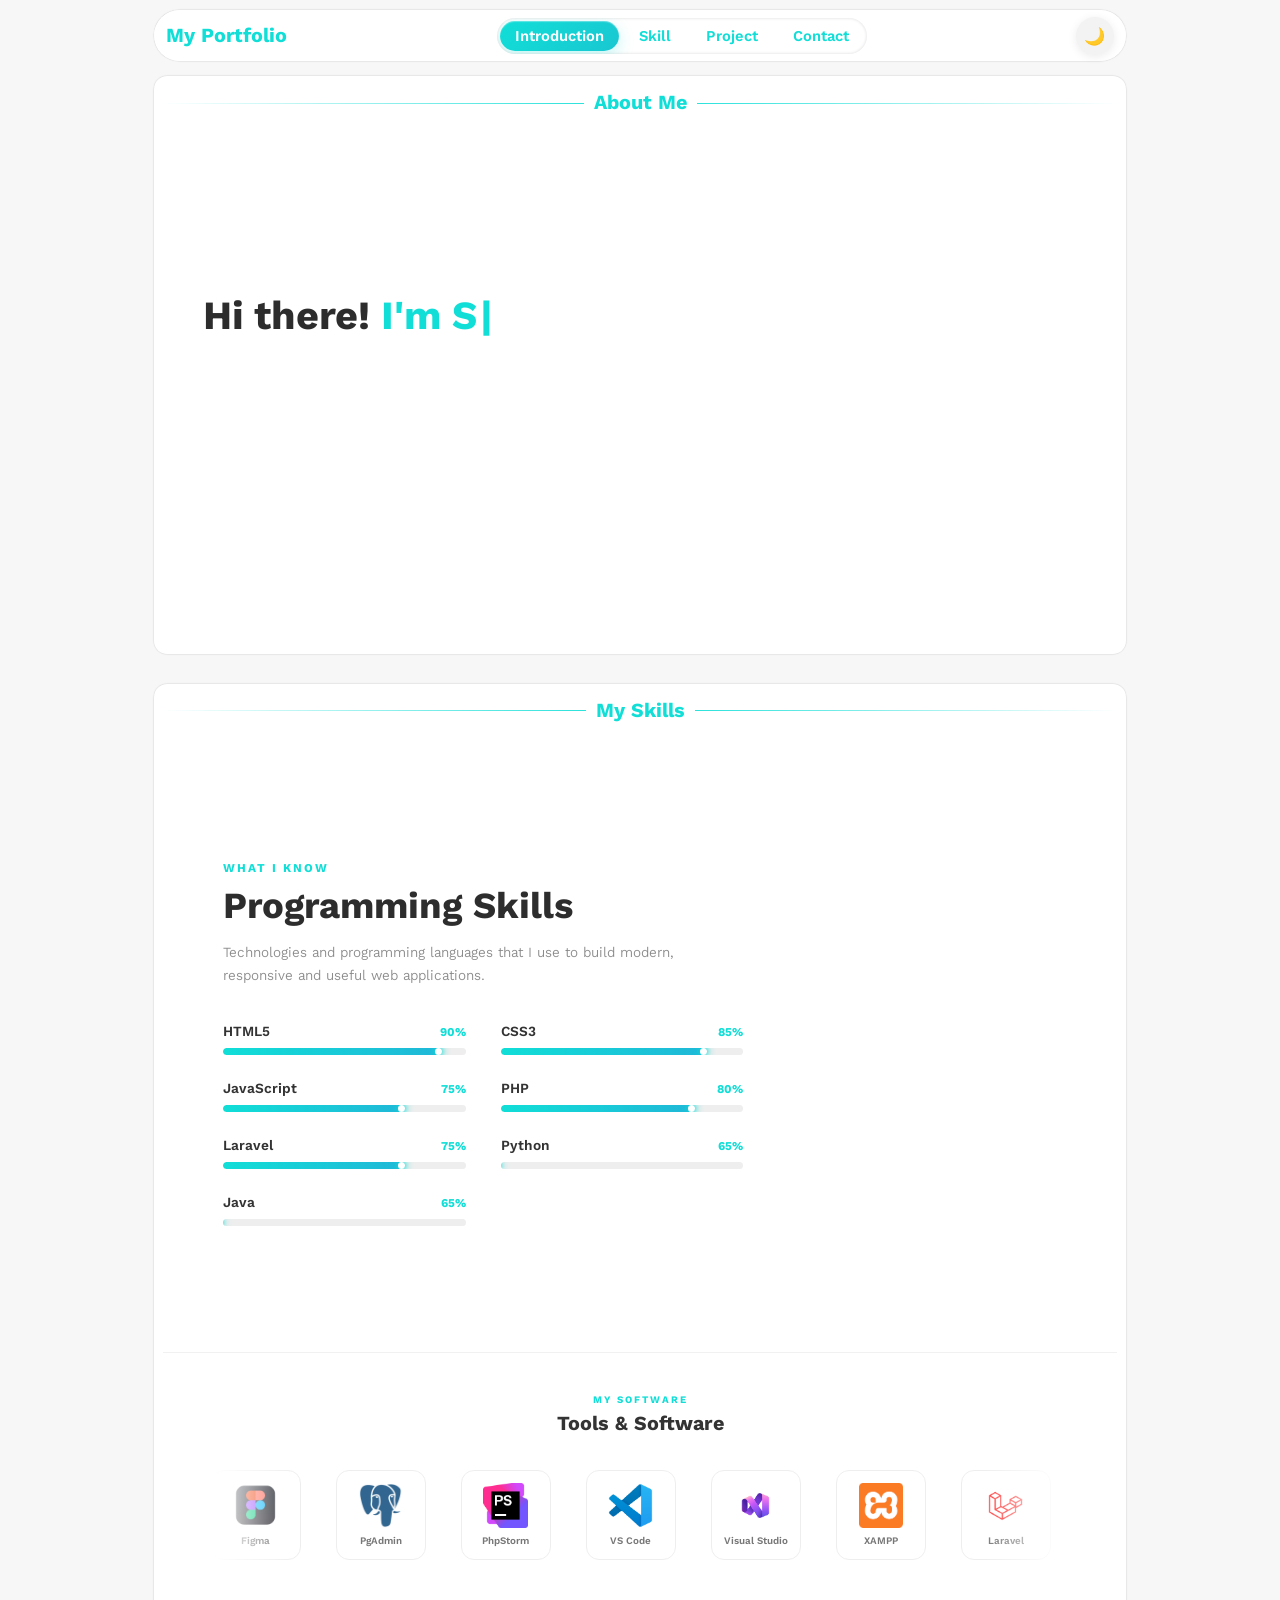
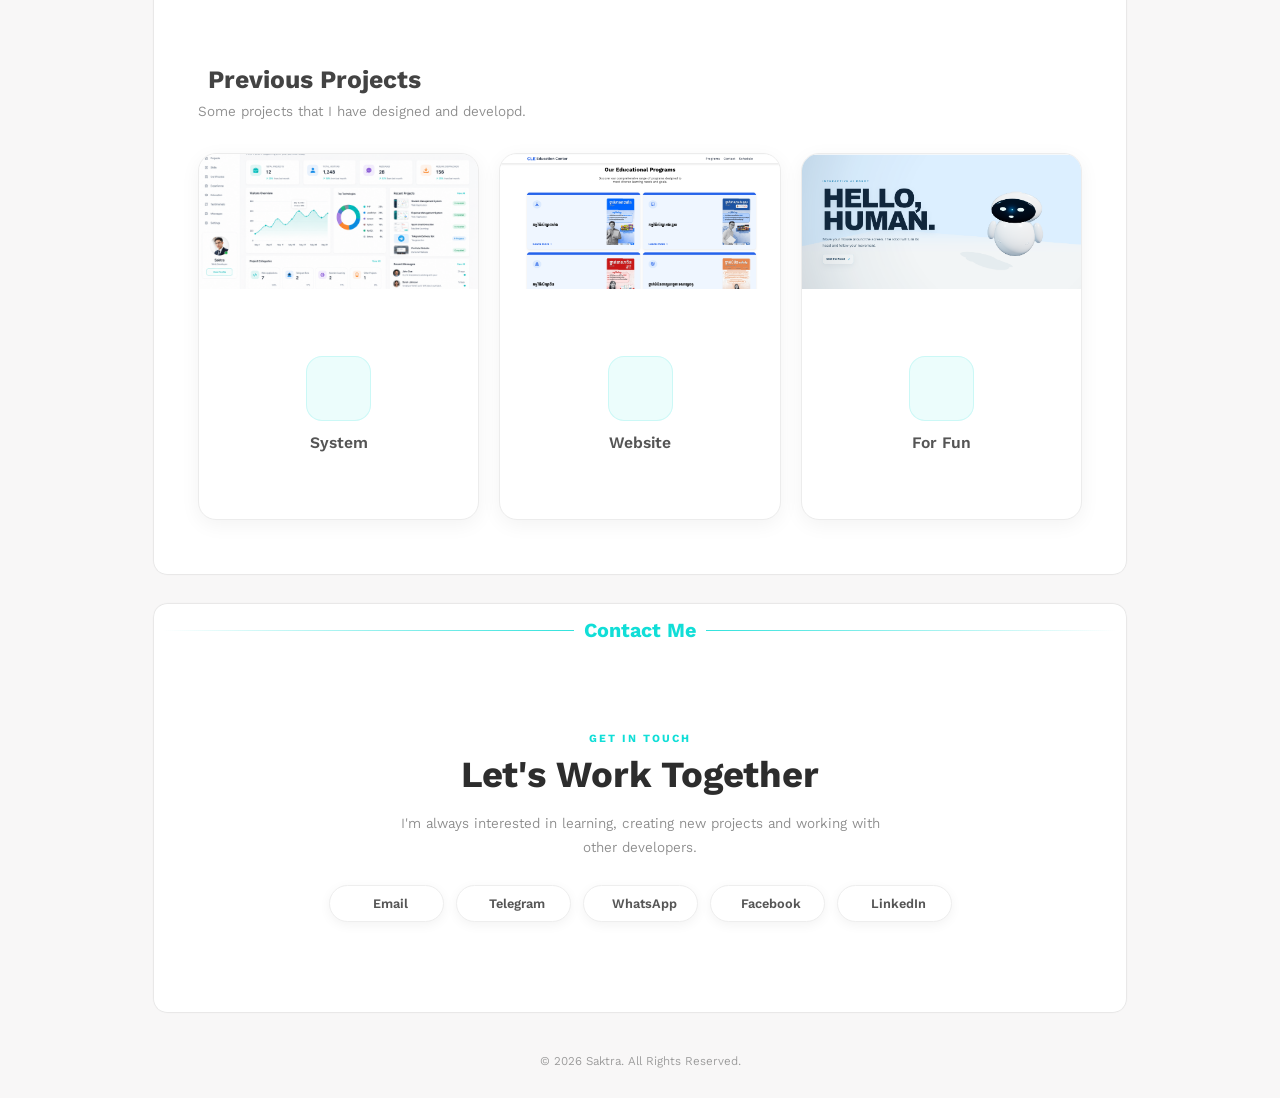
<file: index.html>
<!doctype html>
<html lang="en">
  <head>
    <meta charset="UTF-8" />

    <meta name="viewport" content="width=device-width, initial-scale=1.0" />
    <link
      rel="stylesheet"
      href="https://cdn-uicons.flaticon.com/4.0.0/uicons-brands/css/uicons-brands.css"
    />
    <link
      rel="stylesheet"
      href="https://cdn-uicons.flaticon.com/4.0.0/uicons-bold-straight/css/uicons-bold-straight.css"
    />

    <link rel="stylesheet" href="./css/index.css" />

    <title>My Profile</title>
  </head>

  <body>
    <!-- ==================================================
     HEADER
================================================== -->

    <header>
      <h1>My Portfolio</h1>

      <nav id="navbar">
          <span class="nav-bg"></span>
          <a href="#introduction" class="nav-link active">Introduction</a>
          <a href="#skill" class="nav-link">Skill</a>
          <a href="#myProject" class="nav-link">Project</a>
          <a href="#contact" class="nav-link">Contact</a>
      </nav>

      <button id="themeToggle" class="theme-toggle" aria-label="Change theme">
          <span class="theme-icon">🌙</span>
      </button>
    </header>

    <!-- ==================================================
     MAIN
================================================== -->

    <main>
      <!-- ==================================================
         ABOUT ME
    ================================================== -->

      <section id="introduction">
        <div class="about">
          <hr class="hr-text" data-content="About Me" />

          <div class="about-me">
            <!-- ===============================
                     TEXT
                ================================ -->

            <div class="text">
              <h2>
                <span id="helloText" class="hello-text"></span>

                <span id="nameText" class="name-text"></span>
              </h2>

              <p id="text1"></p>

              <p id="text2"></p>

              <p id="text3"></p>
            </div>
          </div>
        </div>
      </section>

      <!-- ==================================================
         SKILLS
    ================================================== -->

      <aside id="skill">
        <hr class="hr-text" data-content="My Skills" />

        <div class="skill-section">
          <!-- ==================================================
                 LEFT PHOTO
            ================================================== -->

          <!-- ==================================================
                 RIGHT SKILLS
            ================================================== -->

          <div class="skill-content">
            <span class="skill-small-title"> WHAT I KNOW </span>

            <h2>Programming Skills</h2>

            <p class="skill-description">
              Technologies and programming languages that I use to build modern,
              responsive and useful web applications.
            </p>

            <div class="skills-list">
              <!-- HTML -->

              <div class="skill-item">
                <div class="skill-info">
                  <span>HTML5</span>

                  <span>90%</span>
                </div>

                <div class="skill-bar">
                  <div class="skill-progress" data-width="90%"></div>
                </div>
              </div>

              <!-- CSS -->

              <div class="skill-item">
                <div class="skill-info">
                  <span>CSS3</span>

                  <span>85%</span>
                </div>

                <div class="skill-bar">
                  <div class="skill-progress" data-width="85%"></div>
                </div>
              </div>

              <!-- JAVASCRIPT -->

              <div class="skill-item">
                <div class="skill-info">
                  <span>JavaScript</span>

                  <span>75%</span>
                </div>

                <div class="skill-bar">
                  <div class="skill-progress" data-width="75%"></div>
                </div>
              </div>

              <!-- PHP -->

              <div class="skill-item">
                <div class="skill-info">
                  <span>PHP</span>

                  <span>80%</span>
                </div>

                <div class="skill-bar">
                  <div class="skill-progress" data-width="80%"></div>
                </div>
              </div>

              <!-- LARAVEL -->

              <div class="skill-item">
                <div class="skill-info">
                  <span>Laravel</span>

                  <span>75%</span>
                </div>

                <div class="skill-bar">
                  <div class="skill-progress" data-width="75%"></div>
                </div>
              </div>

              <!-- PYTHON -->

              <div class="skill-item">
                <div class="skill-info">
                  <span>Python</span>

                  <span>65%</span>
                </div>

                <div class="skill-bar">
                  <div class="skill-progress" data-width="65%"></div>
                </div>
              </div>

              <!-- JAVA -->

              <div class="skill-item">
                <div class="skill-info">
                  <span>Java</span>

                  <span>65%</span>
                </div>

                <div class="skill-bar">
                  <div class="skill-progress" data-width="65%"></div>
                </div>
              </div>

              <!-- NODE -->

              <div class="skill-item">
                <div class="skill-info">
                  <span>Node.js</span>

                  <span>60%</span>
                </div>

                <div class="skill-bar">
                  <div class="skill-progress" data-width="60%"></div>
                </div>
              </div>
            </div>
          </div>
        </div>

        <!-- ==================================================
             SOFTWARE / TOOLS
        ================================================== -->

        <div class="skill-tools">
          <div class="tools-title">
            <span> MY SOFTWARE </span>

            <h3>Tools & Software</h3>
          </div>

          <div class="tools-container">
            <div class="tools-wrapper">
              <!-- ===============================
                         FIRST GROUP
                    ================================ -->

              <div class="tool-item">
                <img src="./image/figma.png" alt="Figma" />

                <span> Figma </span>
              </div>

              <div class="tool-item">
                <img src="./image/pgadmin.png" alt="PgAdmin" />

                <span> PgAdmin </span>
              </div>

              <div class="tool-item">
                <img src="./image/PhpStorm.png" alt="PhpStorm" />

                <span> PhpStorm </span>
              </div>

              <div class="tool-item">
                <img src="./image/vs_code.png" alt="VS Code" />

                <span> VS Code </span>
              </div>

              <div class="tool-item">
                <img src="./image/vs_stu.png" alt="Visual Studio" />

                <span> Visual Studio </span>
              </div>

              <div class="tool-item">
                <img src="./image/xampp.png" alt="XAMPP" />

                <span> XAMPP </span>
              </div>

              <div class="tool-item">
                <img src="./image/laravel.png" alt="Laravel" />

                <span> Laravel </span>
              </div>

              <!-- ===============================
                         DUPLICATE FOR LOOP
                    ================================ -->

              <div class="tool-item">
                <img src="./image/figma.png" alt="Figma" />

                <span> Figma </span>
              </div>

              <div class="tool-item">
                <img src="./image/pgadmin.png" alt="PgAdmin" />

                <span> PgAdmin </span>
              </div>

              <div class="tool-item">
                <img src="./image/PhpStorm.png" alt="PhpStorm" />

                <span> PhpStorm </span>
              </div>

              <div class="tool-item">
                <img src="./image/vs_code.png" alt="VS Code" />

                <span> VS Code </span>
              </div>

              <div class="tool-item">
                <img src="./image/vs_stu.png" alt="Visual Studio" />

                <span> Visual Studio </span>
              </div>

              <div class="tool-item">
                <img src="./image/xampp.png" alt="XAMPP" />

                <span> XAMPP </span>
              </div>

              <div class="tool-item">
                <img src="./image/laravel.png" alt="Laravel" />

                <span> Laravel </span>
              </div>
            </div>
          </div>
        </div>

        <!-- ==================================================
         PROJECT
    ================================================== -->

        <div class="contianer-project" id="myProject">
          <h1><i class="fi fi-bs-workflow-setting"></i> Previous Projects</h1>
          <p>Some projects that I have designed and developd.</p>

          <div class="gr-box">
            <div class="box" id="system">
                <a href="project/system/system_cle/app/index.html">
                  <img src="./image/web.png" alt="">
                  <div class="container-box">
                    <div class="icon-box">
                      <i class="fi fi-brands-microsoft-edge"></i>
                    </div>
                    <div>
                      <p>System</p>
                    </div>
                  </div>
                </a>
            </div>

            <div class="box" id="website">
              <a href="https://cleeducenter.com/">
                <img src="./image/website.png" alt="">
                <div class="container-box">
                  <div class="icon-box">
                    <i class="fi fi-brands-github"></i>
                  </div>
                  <div>
                    <p>Website</p>
                  </div>
                </div>
              </a>
            </div>

            <div class="box" id="fun">
              <a href="project/ai/website_ai/web/index.html">
                <img src="./image/robot.png" alt="">
                <div class="container-box">
                  <div class="icon-box">
                    <i class="fi fi-brands-soundcloud"></i>
                  </div>
                  <div>
                    <p>For Fun</p>
                  </div>
                </div>
              </a>
            </div>
          </div>
        </div>
      </aside>

      <!-- ==================================================
         CONTACT
    ================================================== -->

      <article id="contact">
        <hr class="hr-text" data-content="Contact Me" />

        <div class="contact-content">
          <span>GET IN TOUCH</span>

          <h2>Let's Work Together</h2>

          <p>
            I'm always interested in learning, creating new projects and working
            with other developers.
          </p>

          <div class="contact-links">

            <!-- EMAIL -->
            <a href="mailto:saktra50@gmail.com"
              class="contact-social"
              title="Email">
              <i class="fi fi-bs-envelope"></i>
              <span>Email</span>
            </a>

            <!-- TELEGRAM -->
            <a href="https://t.me/sak01345"
              target="_blank"
              rel="noopener noreferrer"
              class="contact-social"
              title="Telegram">
              <i class="fi fi-brands-telegram"></i>
              <span>Telegram</span>
            </a>

            <!-- WHATSAPP -->
            <a href="https://wa.me/https://wa.me/qr/4WCIQ43LUJYQL1"
              target="_blank"
              rel="noopener noreferrer"
              class="contact-social"
              title="WhatsApp">
              <i class="fi fi-brands-whatsapp"></i>
              <span>WhatsApp</span>
            </a>

            <!-- FACEBOOK -->
            <a href="https://www.facebook.com/share/1QGTrPwDQg/?mibextid=wwXIfr"
              target="_blank"
              rel="noopener noreferrer"
              class="contact-social"
              title="Facebook">
              <i class="fi fi-brands-facebook"></i>
              <span>Facebook</span>
            </a>

            <!-- LINKEDIN -->
            <a href="https://www.linkedin.com/in/peann-phuong-saktra-959ab1427?utm_source=share_via&utm_content=profile&utm_medium=member_ios"
              target="_blank"
              rel="noopener noreferrer"
              class="contact-social"
              title="LinkedIn">
              <i class="fi fi-brands-linkedin"></i>
              <span>LinkedIn</span>
            </a>

          </div>
        </div>
      </article>
    </main>

    <!-- ==================================================
     FOOTER
================================================== -->

    <footer>
      <p>© 2026 Saktra. All Rights Reserved.</p>
    </footer>

    <script src="./js/index.js"></script>
  </body>
</html>
</file>
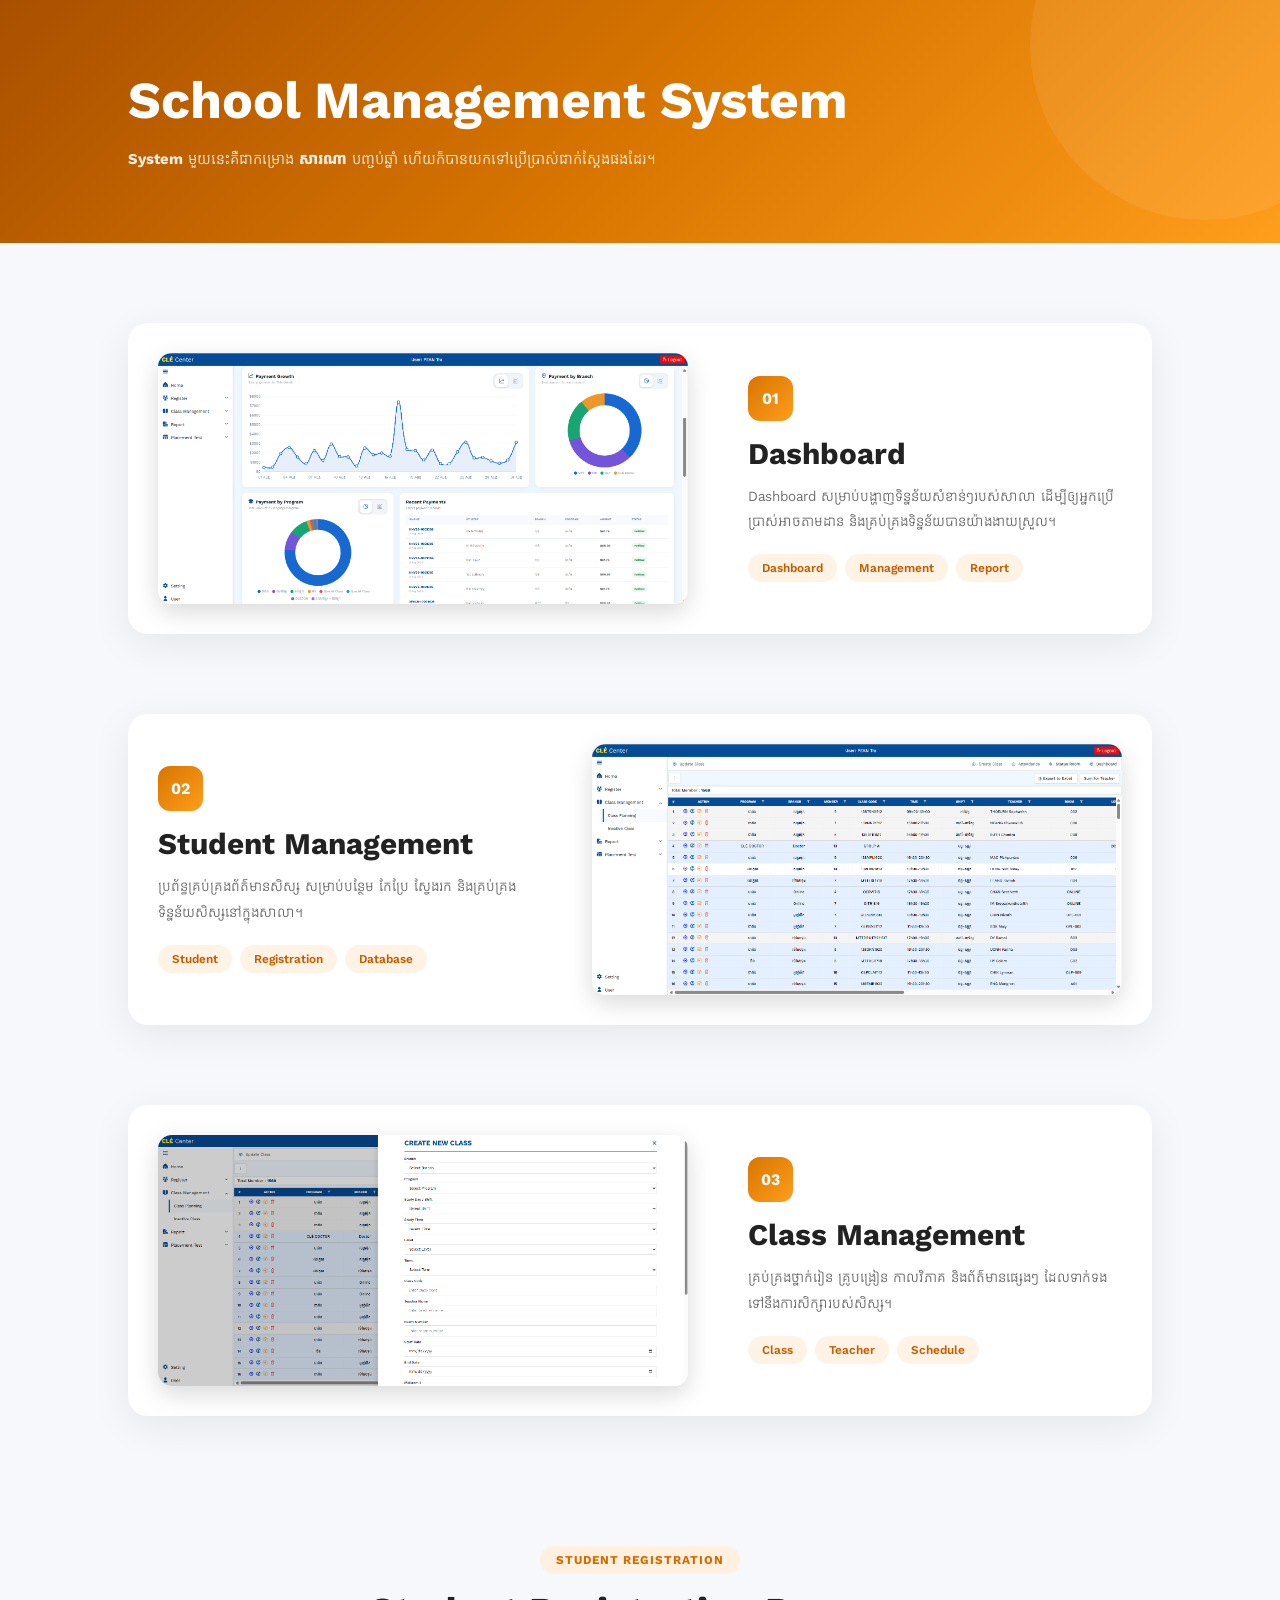
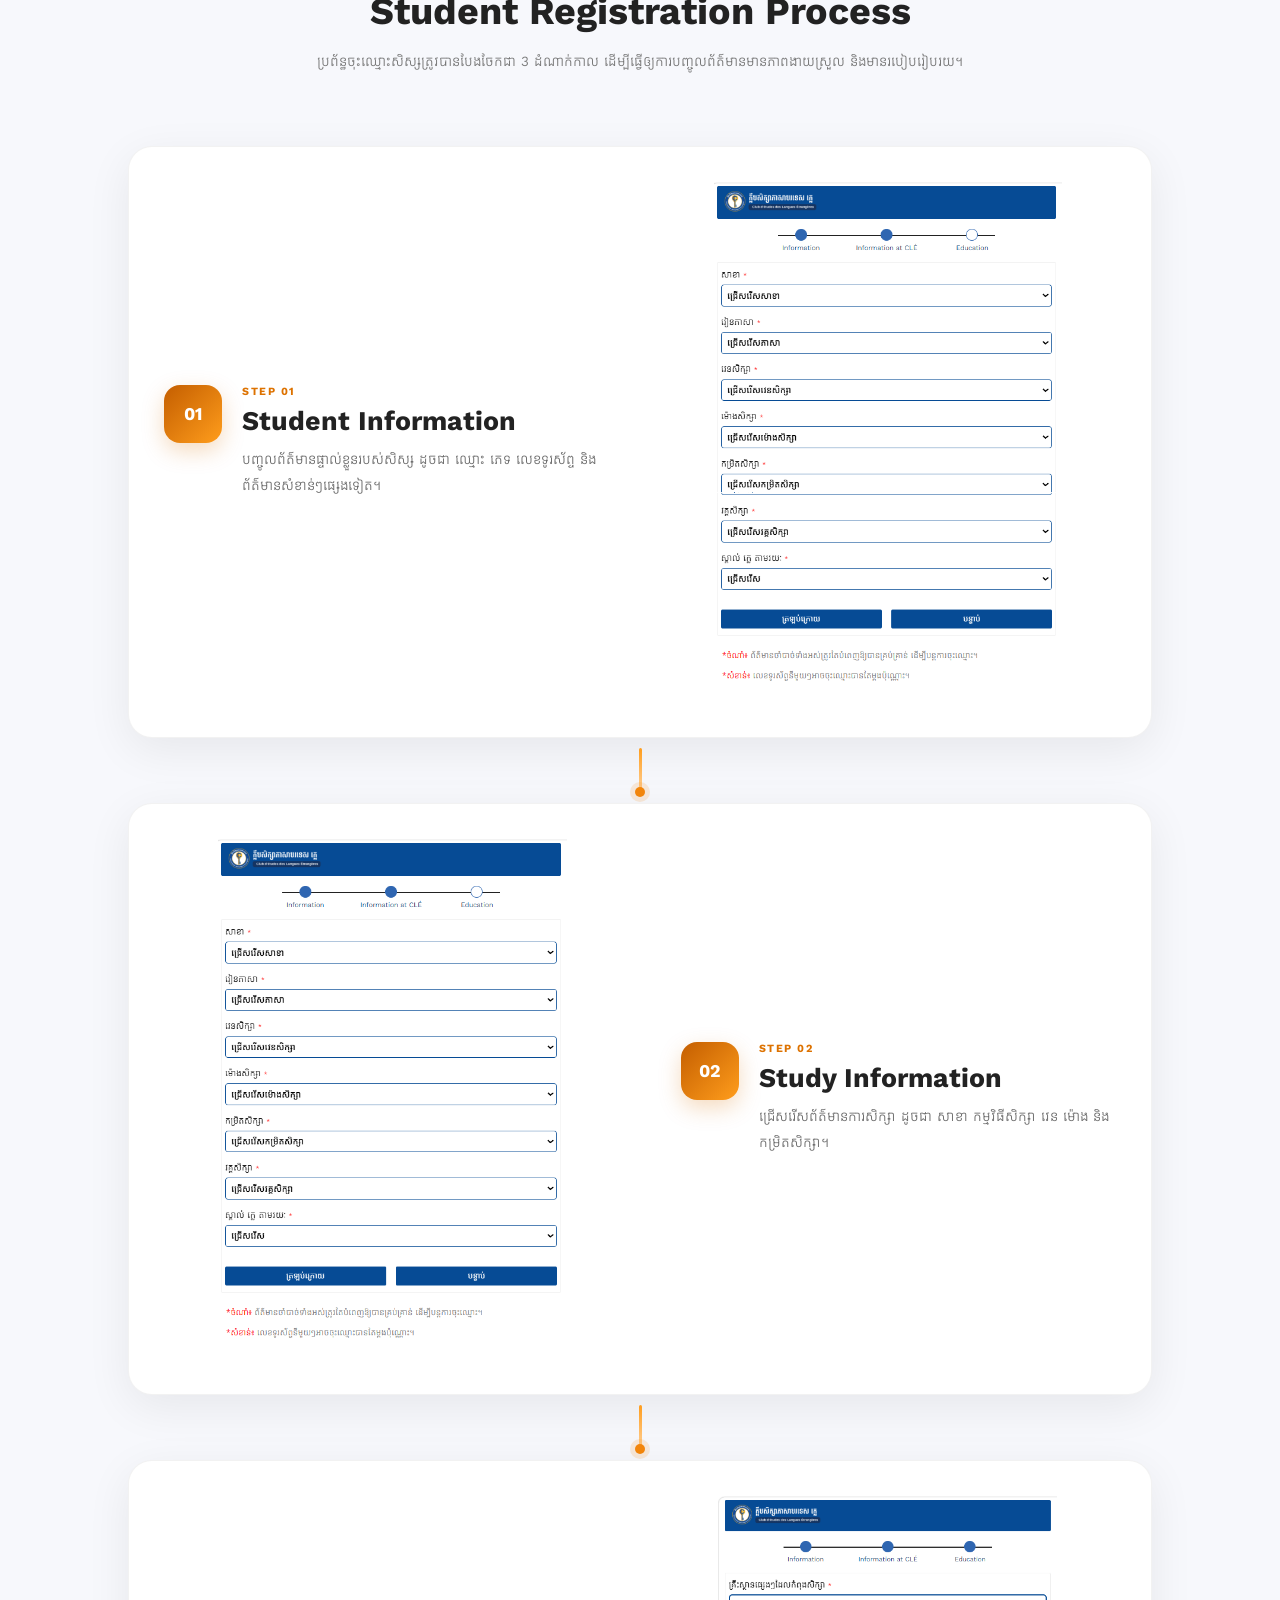
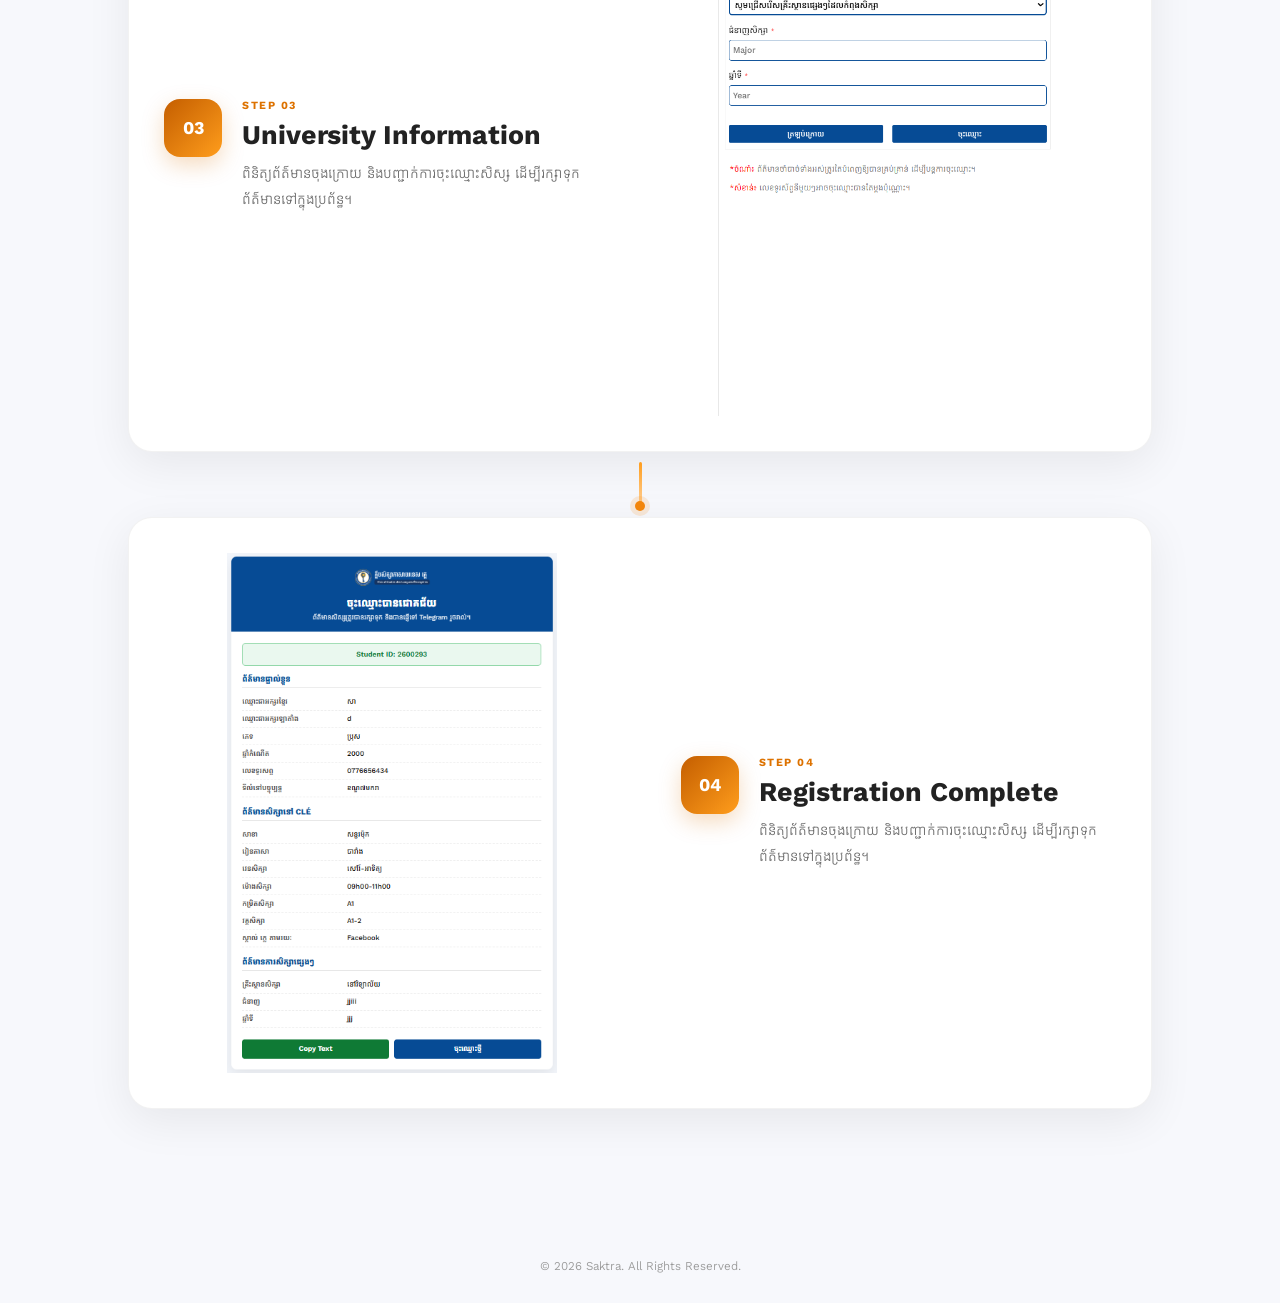
<file: project/system/system_cle/app/index.html>
<!doctype html>
<html lang="en">
  <head>
    <meta charset="UTF-8" />
    <meta name="viewport" content="width=device-width,initial-scale=1.0" />
    <title>School Management System</title>
    <link rel="stylesheet" href="../css/style.css" />
  </head>
  <body>
    
    <header>
      <h1>School Management System</h1>
      <p>
        <strong>System</strong> មួយនេះគឺជាកម្រោង
        <strong>សារណា</strong> បញ្ចប់ឆ្នាំ ហើយក៏បានយកទៅប្រើប្រាស់ជាក់ស្តែងផងដែរ។
      </p>
    </header>

    <main>
      <div class="container">
        <div class="section">
          <img src="../image/image1.png" alt="Dashboard" />
          <div class="section-content">
            <div class="section-number">01</div>
            <h2>Dashboard</h2>
            <p>
              Dashboard សម្រាប់បង្ហាញទិន្នន័យសំខាន់ៗរបស់សាលា
              ដើម្បីឲ្យអ្នកប្រើប្រាស់អាចតាមដាន
              និងគ្រប់គ្រងទិន្នន័យបានយ៉ាងងាយស្រួល។
            </p>

            <div class="tags">
              <span>Dashboard</span>
              <span>Management</span>
              <span>Report</span>
            </div>
          </div>
        </div>
      </div>

      <div class="container">
        <div class="section">
          <img src="../image/image2.png" alt="Student Management" />
          <div class="section-content">
            <div class="section-number">02</div>
            <h2>Student Management</h2>
            <p>
              ប្រព័ន្ធគ្រប់គ្រងព័ត៌មានសិស្ស សម្រាប់បន្ថែម កែប្រែ ស្វែងរក
              និងគ្រប់គ្រងទិន្នន័យសិស្សនៅក្នុងសាលា។
            </p>

            <div class="tags">
              <span>Student</span>
              <span>Registration</span>
              <span>Database</span>
            </div>
          </div>
        </div>
      </div>

      <div class="container">
        <div class="section">
          <img src="../image/image3.png" alt="Class Management" />
          <div class="section-content">
            <div class="section-number">03</div>
            <h2>Class Management</h2>
            <p>
              គ្រប់គ្រងថ្នាក់រៀន គ្រូបង្រៀន កាលវិភាគ និងព័ត៌មានផ្សេងៗ
              ដែលទាក់ទងទៅនឹងការសិក្សារបស់សិស្ស។
            </p>

            <div class="tags">
              <span>Class</span>
              <span>Teacher</span>
              <span>Schedule</span>
            </div>
          </div>
        </div>
      </div>


      <section class="registration">
    <div class="registration-header">
        <span>Student Registration</span>
        <h1>Student Registration Process</h1>
        <p>
            ប្រព័ន្ធចុះឈ្មោះសិស្សត្រូវបានបែងចែកជា 3 ដំណាក់កាល
            ដើម្បីធ្វើឲ្យការបញ្ចូលព័ត៌មានមានភាពងាយស្រួល និងមានរបៀបរៀបរយ។
        </p>
    </div>

    <div class="registration-flow">

        <div class="register-step">
            <div class="step-info">
                <div class="step-number">01</div>
                <div>
                    <span class="step-label">STEP 01</span>
                    <h2>Student Information</h2>
                    <p>
                        បញ្ចូលព័ត៌មានផ្ទាល់ខ្លួនរបស់សិស្ស
                        ដូចជា ឈ្មោះ ភេទ លេខទូរស័ព្ទ និងព័ត៌មានសំខាន់ៗផ្សេងទៀត។
                    </p>
                </div>
            </div>

            <div class="step-image">
                <img src="../image/image8.png" alt="Student Information Form">
            </div>
        </div>


        <div class="flow-line">
            <span></span>
        </div>


        <div class="register-step reverse">
            <div class="step-info">
                <div class="step-number">02</div>
                <div>
                    <span class="step-label">STEP 02</span>
                    <h2>Study Information</h2>
                    <p>
                        ជ្រើសរើសព័ត៌មានការសិក្សា
                        ដូចជា សាខា កម្មវិធីសិក្សា វេន ម៉ោង និងកម្រិតសិក្សា។
                    </p>
                </div>
            </div>

            <div class="step-image">
                <img src="../image/image7.png" alt="Study Information Form">
            </div>
        </div>


        <div class="flow-line">
            <span></span>
        </div>


        <div class="register-step">
            <div class="step-info">
                <div class="step-number">03</div>
                <div>
                    <span class="step-label">STEP 03</span>
                    <h2>University Information</h2>
                    <p>
                        ពិនិត្យព័ត៌មានចុងក្រោយ និងបញ្ជាក់ការចុះឈ្មោះសិស្ស
                        ដើម្បីរក្សាទុកព័ត៌មានទៅក្នុងប្រព័ន្ធ។
                    </p>
                </div>
            </div>

            <div class="step-image">
                <img src="../image/image6.png" alt="Registration Complete">
            </div>
        </div>

        <div class="flow-line">
            <span></span>
        </div>

        <div class="register-step reverse">
            <div class="step-info">
                <div class="step-number">04</div>
                <div>
                    <span class="step-label">STEP 04</span>
                    <h2>Registration Complete</h2>
                    <p>
                        ពិនិត្យព័ត៌មានចុងក្រោយ និងបញ្ជាក់ការចុះឈ្មោះសិស្ស
                        ដើម្បីរក្សាទុកព័ត៌មានទៅក្នុងប្រព័ន្ធ។
                    </p>
                </div>
            </div>

            <div class="step-image">
                <img src="../image/image9.png" alt="Registration Complete">
            </div>
        </div>

    </main>
    <footer>
      <p>© 2026 Saktra. All Rights Reserved.</p>
    </footer>
    <button id="goUpBtn" aria-label="Go to top">↑</button>
    <script>
        const animatedItems=document.querySelectorAll(".section,.register-step");

        const observer=new IntersectionObserver(entries=>{
            entries.forEach(entry=>{
                if(entry.isIntersecting){
                    entry.target.classList.add("show");
                    observer.unobserve(entry.target);
                }
            });
        },{
            threshold:0.15
        });

        animatedItems.forEach(item=>{
            observer.observe(item);
        });

        const goUpBtn=document.getElementById("goUpBtn");

        window.addEventListener("scroll",()=>{
            if(window.scrollY>400){
                goUpBtn.classList.add("show");
            }else{
                goUpBtn.classList.remove("show");
            }
        });

        goUpBtn.addEventListener("click",()=>{
            window.scrollTo({
                top:0,
                behavior:"smooth"
            });
        });
    </script>
  </body>
</html>
</file>
<file: css/index.css>
@import url("https://fonts.googleapis.com/css2?family=Kantumruy+Pro:wght@400;500;600;700;800&display=swap");

/* ==================================================
   RESET
================================================== */

* {
  margin: 0;
  padding: 0;

  box-sizing: border-box;

  font-family: "Kantumruy Pro", sans-serif;
}

html {
  scroll-behavior: smooth;
}

section,
aside,
article {
  scroll-margin-top: 100px;
}

body {
  background: #f8f7f7;

  color: #2d2d2d;
}

/* ==================================================
   HR TITLE
================================================== */

.hr-text {
  border: none;

  position: relative;

  text-align: center;

  margin: 5px 0 10px;
}

.hr-text::before {
  content: "";

  position: absolute;

  left: 0;

  top: 50%;

  width: 100%;

  height: 1px;

  background: linear-gradient(to right, transparent, #11ded7, transparent);
}

.hr-text::after {
  content: attr(data-content);

  position: relative;

  padding: 0 10px;

  background: #fff;

  color: #11ded7;

  font-size: 20px;

  font-weight: 700;
}

/* ==================================================
   HEADER
================================================== */

header {
  display: flex;

  align-items: center;

  justify-content: space-between;

  padding: 0.5% 1%;

  margin: 0.5% 20%;

  background: rgba(255, 255, 255, 0.95);

  border-radius: 50px;

  box-shadow: 0 0 1px 0.5px #dadada;

  position: sticky;

  top: 10px;

  z-index: 1000;

  isolation: isolate;

  backdrop-filter: blur(10px);

  -webkit-backdrop-filter: blur(10px);
}

header h1 {
  font-size: 20px;

  font-weight: 800;

  color: #11ded7;
}

/* ==================================================
   NAVIGATION
================================================== */

nav {
  display: flex;
  align-items: center;
  gap: 5px;
  position: relative;
  padding: 3px;
  background: #fff;
  border-radius: 50px;
  box-shadow: 0 0 3px 0.5px #e4e4e4 inset;
  overflow: hidden;
}

/* ==================================================
   NAV LINKS
================================================== */

nav a {
  position: relative;
  z-index: 2;
  padding: 6px 15px;
  color: #11ded7;
  font-size: 15px;
  font-weight: 600;
  text-decoration: none;
  white-space: nowrap;
  border-radius: 50px;
  transition:
    color 0.3s ease,
    transform 0.25s ease;
}

nav a:hover:not(.active) {
  color: #08bdb7;
  transform: translateY(-1px);
}

nav a.active {
  color: #fff;
}
/* ==================================================
   NAV MOVING BACKGROUND
================================================== */

.nav-bg {
  position: absolute;
  top: 3px;
  left: 0;
  height: calc(100% - 6px);
  background: linear-gradient(135deg, #11ded7, #19c7d1);
  border-radius: 50px;
  z-index: 1;
  pointer-events: none;
  transition:
    transform 0.55s cubic-bezier(0.22, 1, 0.36, 1),
    width 0.55s cubic-bezier(0.22, 1, 0.36, 1);
  box-shadow:
    0 5px 15px rgba(17, 222, 215, 0.25),
    inset 0 1px 1px rgba(255, 255, 255, 0.35);
}

/* ==================================================
   MAIN
================================================== */

main {
  padding: 1% 20%;

  height: auto;
}

/* ==================================================
   SECTION
================================================== */

section,
aside,
article {
  background: #fff;

  width: 100%;

  height: auto;

  padding: 1%;

  box-shadow: 0 0 1px 0.5px #dadada;

  border-radius: 13px;
}

aside,
article {
  margin-top: 30px;
}

/* ==================================================
   ABOUT
================================================== */

.about {
  height: 100%;

  position: relative;

  overflow: hidden;
}

.about-me {
  min-height: 520px;

  display: flex;

  align-items: center;

  justify-content: space-between;

  position: relative;

  overflow: hidden;
}

/* ==================================================
   ABOUT TEXT
================================================== */

.about-me .text {
  position: relative;

  z-index: 10;

  width: 650px;

  padding: 90px 50px;

  animation: textContainerShow 0.8s ease forwards;
}

.about-me .text h2 {
  color: #2d2d2d;

  font-size: 2.5rem;

  font-weight: 800;

  line-height: 1.3;

  margin-bottom: 25px;
}

.hello-text {
  color: #2d2d2d;
}

.name-text {
  color: #11ded7;
}

.about-me .text p {
  color: gray;

  font-size: 14px;

  font-weight: 400;

  line-height: 1.8;

  margin-top: 18px;

  max-width: 570px;

  min-height: 25px;
}

/* ==================================================
   TYPE CURSOR
================================================== */

.typing-active::after {
  content: "|";

  color: #11ded7;

  font-weight: 900;

  margin-left: 3px;

  animation: blinkCursor 0.7s infinite;
}

@keyframes blinkCursor {
  0%,
  49% {
    opacity: 1;
  }

  50%,
  100% {
    opacity: 0;
  }
}

/* ==================================================
   ABOUT ANIMATION
================================================== */

@keyframes textContainerShow {
  from {
    opacity: 0;

    transform: translateY(15px);
  }

  to {
    opacity: 1;

    transform: translateY(0);
  }
}

/* ==================================================
   SKILL SECTION
================================================== */

.skill-section {
  display: flex;

  grid-template-columns: 42% 58%;

  align-items: center;

  min-height: 620px;

  padding: 10px 30px;
}

/* ==================================================
   SKILL PHOTO
================================================== */

.skill-photo {
  position: relative;

  display: flex;

  align-items: flex-end;

  justify-content: center;

  overflow: hidden;
}

.skill-photo img {
  position: relative;

  z-index: 2;

  width: 280px;

  max-width: 100%;

  display: block;

  object-fit: contain;

  /*
        Fade at bottom
    */

  -webkit-mask-image: linear-gradient(
    to top,

    transparent 0%,

    #000 50%,

    #000 100%
  );

  mask-image: linear-gradient(
    to top,

    transparent 0%,

    #000 50%,

    #000 100%
  );
}

/* ==================================================
   PHOTO BACKGROUND GLOW
================================================== */

/* ==================================================
   SKILL CONTENT
================================================== */

.skill-content {
  padding: 40px 30px;
}

.skill-small-title {
  display: inline-block;

  color: #11ded7;

  font-size: 12px;

  font-weight: 700;

  letter-spacing: 2px;

  margin-bottom: 8px;
}

.skill-content h2 {
  color: #2d2d2d;

  font-size: 2.3rem;

  font-weight: 800;

  line-height: 1.3;

  margin-bottom: 10px;
}

.skill-description {
  color: #8b8b8b;

  font-size: 14px;

  line-height: 1.7;

  max-width: 520px;

  margin-bottom: 35px;
}

/* ==================================================
   SKILLS LIST
================================================== */

.skills-list {
  display: grid;

  grid-template-columns: repeat(2, 1fr);

  column-gap: 35px;

  row-gap: 25px;
}

/* ==================================================
   SKILL ITEM
================================================== */

.skill-item {
  width: 100%;

  opacity: 0;

  transform: translateY(15px);

  transition:
    opacity 0.6s ease,
    transform 0.6s ease;
}

.skill-item.show {
  opacity: 1;

  transform: translateY(0);
}

/* ==================================================
   SKILL INFO
================================================== */

.skill-info {
  display: flex;

  justify-content: space-between;

  align-items: center;

  margin-bottom: 8px;
}

.skill-info span:first-child {
  color: #333;

  font-size: 14px;

  font-weight: 600;
}

.skill-info span:last-child {
  color: #11ded7;

  font-size: 12px;

  font-weight: 700;
}

/* ==================================================
   SKILL BAR
================================================== */

.skill-bar {
  width: 100%;

  height: 7px;

  background: #eeeeee;

  overflow: hidden;

  border-radius: 50px;
}

.skill-progress {
  position: relative;

  width: 0;

  height: 100%;

  background: linear-gradient(90deg, #11ded7, #20b7d7);

  border-radius: 50px;

  transition: width 1.4s cubic-bezier(0.22, 1, 0.36, 1);

  box-shadow: 0 0 10px rgba(17, 222, 215, 0.35);
}

/* ==================================================
   SKILL BAR DOT
================================================== */

.skill-progress::after {
  content: "";

  position: absolute;

  width: 7px;

  height: 7px;

  right: 0;

  top: 0;

  border-radius: 50%;

  background: #fff;

  box-shadow:
    0 0 4px #11ded7,
    0 0 8px #11ded7;
}

/* ==================================================
   TOOLS SECTION
================================================== */

.skill-tools {
  padding: 35px 0 45px;

  border-top: 1px solid #f1f1f1;
}

/* ==================================================
   TOOLS TITLE
================================================== */

.tools-title {
  text-align: center;

  margin-bottom: 10px;
}

.tools-title span {
  color: #11ded7;

  font-size: 10px;

  font-weight: 700;

  letter-spacing: 2px;
}

.tools-title h3 {
  color: #333;

  font-size: 20px;

  font-weight: 700;

  margin-top: 5px;
}

/* ==================================================
   TOOL CONTAINER
================================================== */

.tools-container {
  width: 90%;

  margin: 20px auto 0;

  padding: 15px 0;

  overflow: hidden;

  -webkit-mask-image: linear-gradient(
    to right,

    transparent,
    #000 10%,

    #000 90%,

    transparent
  );

  mask-image: linear-gradient(
    to right,

    transparent,
    #000 10%,

    #000 90%,

    transparent
  );
}

/* ==================================================
   TOOLS WRAPPER
================================================== */

.tools-wrapper {
  display: flex;

  align-items: center;

  width: max-content;

  animation: toolScroll 18s linear infinite;
}

.tools-wrapper:hover {
  animation-play-state: paused;
}

/* ==================================================
   TOOL ITEM
================================================== */

.tool-item {
  width: 90px;

  height: 90px;

  margin-right: 35px;

  padding: 10px;

  flex-shrink: 0;

  display: flex;

  flex-direction: column;

  justify-content: center;

  align-items: center;

  gap: 7px;

  background: #fff;

  border: 1px solid #eeeeee;

  border-radius: 13px;

  transition:
    transform 0.3s ease,
    box-shadow 0.3s ease,
    border-color 0.3s ease;
}

.tool-item:hover {
  transform: translateY(-7px);

  border-color: rgba(17, 222, 215, 0.8);

  box-shadow: 0 8px 25px rgba(17, 222, 215, 0.15);
}

.tool-item img {
  width: 45px;

  height: 45px;

  object-fit: contain;
}

.tool-item span {
  color: #777;

  font-size: 10px;

  font-weight: 600;
}

/* ==================================================
   TOOL SCROLL ANIMATION
================================================== */

@keyframes toolScroll {
  from {
    transform: translateX(0);
  }

  to {
    transform: translateX(-50%);
  }
}

/* ==================================================
   CONTACT
================================================== */

article {
  padding: 1%;
}

.contact-content {
  min-height: 350px;

  display: flex;

  flex-direction: column;

  align-items: center;

  justify-content: center;

  text-align: center;

  padding: 40px;
}

.contact-content > span {
  color: #11ded7;

  font-size: 11px;

  font-weight: 700;

  letter-spacing: 2px;

  margin-bottom: 8px;
}

.contact-content h2 {
  font-size: 2.3rem;

  font-weight: 800;

  color: #2d2d2d;

  margin-bottom: 15px;
}

.contact-content p {
  color: #8b8b8b;

  font-size: 14px;

  line-height: 1.7;

  max-width: 500px;

  margin-bottom: 25px;
}

/* ==================================================
   CONTACT BUTTON
================================================== */

.contact-btn {
  display: inline-block;

  padding: 10px 25px;

  background: #11ded7;

  color: #fff;

  text-decoration: none;

  font-size: 14px;

  font-weight: 600;

  border-radius: 50px;

  box-shadow: 0 6px 18px rgba(17, 222, 215, 0.3);

  transition:
    transform 0.3s ease,
    box-shadow 0.3s ease;
}

.contact-btn:hover {
  transform: translateY(-3px);

  box-shadow: 0 10px 25px rgba(17, 222, 215, 0.4);
}

/* ==================================================
   FOOTER
================================================== */

footer {
  padding: 30px 20px;

  text-align: center;
}

footer p {
  color: #999;

  font-size: 12px;
}

/* ==================================================
   PROJECT
================================================== */

.contianer-project {
  padding: 45px 35px;
  display: flex;
  flex-direction: column;
  gap: 8px;
}
.contianer-project h1 {
  display: flex;
  align-items: center;
  gap: 10px;
  color: #434343;
  font-size: 25px;
}
.contianer-project h1 i {
  color: #11ded7;
  font-size: 23px;
}

.contianer-project > p {
  color: #8b8b8b;
  font-size: 14px;
}

.gr-box {
  display: grid;
  grid-template-columns: repeat(3, minmax(0, 1fr));
  gap: 20px;
  margin-top: 25px;
}

.gr-box .box {
  width: 100%;
  min-height: 230px;
  position: relative;
  background: #fff;
  border: 1px solid #ececec;
  border-radius: 18px;
  overflow: hidden;
  opacity: 0;
  transform: translateY(35px);
  box-shadow: 0 5px 20px rgba(0, 0, 0, 0.05);
  transition:
    opacity 0.65s ease,
    transform 0.65s cubic-bezier(0.22, 1, 0.36, 1),
    box-shadow 0.35s ease,
    border-color 0.35s ease;
}

.gr-box .box.show {
  opacity: 1;
  transform: translateY(0);
}

.gr-box .box:hover {
  transform: translateY(-8px);
  border-color: rgba(17, 222, 215, 0.6);
  box-shadow: 0 15px 35px rgba(17, 222, 215, 0.15);
}

.gr-box .box::before {
  content: "";
  position: absolute;
  top: 0;
  left: 50%;
  width: 0;
  height: 3px;
  background: linear-gradient(90deg, #11ded7, #20b7d7);
  transform: translateX(-50%);
  transition: width 0.4s ease;
  z-index: 5;
}

.gr-box .box:hover::before {
  width: 100%;
}

.gr-box .box > a {
  width: 100%;
  height: 100%;
  min-height: 230px;
  display: flex;
  flex-direction: column;
  color: inherit;
  text-decoration: none;
}

.gr-box .box img {
  width: 100%;
  height: 135px;
  display: block;
  object-fit: cover;
  transition: transform 0.5s cubic-bezier(0.22, 1, 0.36, 1);
}
.gr-box .box:hover img {
  transform: scale(1.06);
}

/* CARD CONTENT */
.container-box {
  flex: 1;
  padding: 20px;
  display: flex;
  flex-direction: column;
  align-items: center;
  justify-content: center;
  gap: 12px;
  text-align: center;
}

/* CARDS WITHOUT IMAGE */
#website .container-box,
#fun .container-box {
  min-height: 230px;
}

/* ICON */
.icon-box {
  width: 65px;
  height: 65px;
  display: flex;
  align-items: center;
  justify-content: center;
  background: rgba(17, 222, 215, 0.08);
  border: 1px solid rgba(17, 222, 215, 0.15);
  border-radius: 16px;
  transition:
    transform 0.35s ease,
    background 0.35s ease,
    box-shadow 0.35s ease;
}
.icon-box i {
  display: flex;
  color: #11ded7;
  font-size: 30px;
}
.gr-box .box:hover .icon-box {
  transform: translateY(-4px) rotate(-3deg);
  background: #11ded7;
  box-shadow: 0 8px 20px rgba(17, 222, 215, 0.25);
}
.gr-box .box:hover .icon-box i {
  color: #fff;
}

/* TEXT */
.container-box p {
  color: #555;
  font-size: 16px;
  font-weight: 600;
  transition: color 0.3s ease;
}
.gr-box .box:hover .container-box p {
  color: #11aaa5;
}

/* RESPONSIVE */
@media (max-width: 850px) {
  .gr-box {
    grid-template-columns: repeat(2, 1fr);
  }
}
@media (max-width: 600px) {
  .contianer-project {
    padding: 30px 10px;
  }
  .contianer-project h1 {
    font-size: 21px;
  }
  .gr-box {
    grid-template-columns: 1fr;
    gap: 15px;
  }
  .gr-box .box,
  .gr-box .box > a {
    min-height: 210px;
  }
}
@media (prefers-reduced-motion: reduce) {
  .gr-box .box {
    opacity: 1;
    transform: none;
    transition: none;
  }
}

/* ==================================================
   RESPONSIVE LAPTOP
================================================== */

@media (max-width: 1400px) {
  header {
    margin: 0.5% 12%;
  }

  main {
    padding: 1% 12%;
  }

  .about-me .text {
    width: 600px;

    padding: 80px 40px;
  }

  .skill-photo img {
    width: 400px;
  }
}

/* ==================================================
   RESPONSIVE TABLET
================================================== */

@media (max-width: 1100px) {
  header {
    margin: 10px 5%;
  }

  main {
    padding: 1% 5%;
  }

  .about-me {
    min-height: 500px;
  }

  .about-me .text {
    width: 70%;

    padding: 60px 30px;
  }

  .about-me .text h2 {
    font-size: 2.1rem;
  }

  .skill-section {
    grid-template-columns:
      40%
      60%;

    padding: 30px 15px;
  }

  .skill-photo {
    min-height: 430px;
  }

  .skill-photo img {
    width: 350px;
  }

  .skill-content {
    padding: 20px;
  }

  .skill-content h2 {
    font-size: 2rem;
  }

  .skills-list {
    grid-template-columns: 1fr;
  }
}

/* ==================================================
   SMALL TABLET
================================================== */

@media (max-width: 850px) {
  header {
    flex-direction: column;

    gap: 10px;

    padding: 10px 15px;

    border-radius: 20px;
  }

  nav {
    width: 100%;

    justify-content: center;
  }

  nav a {
    font-size: 14px;

    padding: 5px 10px;
  }

  .about-me .text {
    width: 100%;

    text-align: center;

    padding: 60px 30px;
  }

  .skill-section {
    grid-template-columns: 1fr;

    padding: 30px 20px;
  }

  .skill-content {
    order: 1;

    padding: 20px 10px;
  }

  .skill-photo {
    order: 2;

    min-height: auto;

    margin-top: 20px;
  }

  .skill-photo img {
    width: 350px;
  }

  .skills-list {
    grid-template-columns: repeat(2, 1fr);
  }
}

/* ==================================================
   MOBILE
================================================== */

@media (max-width: 600px) {
  header {
    margin: 8px 10px;

    top: 5px;
  }

  header h1 {
    font-size: 17px;
  }

  nav {
    overflow-x: auto;

    justify-content: flex-start;
  }

  nav::-webkit-scrollbar {
    display: none;
  }

  nav a {
    white-space: nowrap;

    font-size: 12px;

    padding: 5px 9px;
  }

  main {
    padding: 10px;
  }

  section,
  aside,
  article {
    padding: 10px;
  }

  .about-me {
    min-height: 450px;
  }

  .about-me .text {
    padding: 50px 15px;
  }

  .about-me .text h2 {
    font-size: 1.8rem;
    margin-bottom: 20px;
  }

  .about-me .text p {
    font-size: 13px;

    line-height: 1.7;
  }

  .skill-section {
    padding: 25px 10px;
  }

  .skill-content {
    padding: 15px 5px;
  }

  .skill-content h2 {
    font-size: 1.7rem;
  }

  .skill-description {
    font-size: 13px;
  }

  .skills-list {
    grid-template-columns: 1fr;

    gap: 22px;
  }

  .skill-photo img {
    width: 300px;
  }

  .tool-item {
    width: 75px;

    height: 75px;

    margin-right: 20px;
  }

  .tool-item img {
    width: 37px;

    height: 37px;
  }

  .tool-item span {
    font-size: 8px;
  }

  .contact-content {
    padding: 40px 15px;
  }

  .contact-content h2 {
    font-size: 1.8rem;
  }
}

/* ==================================================
   VERY SMALL MOBILE
================================================== */

@media (max-width: 400px) {
  .about-me .text h2 {
    font-size: 1.55rem;
  }

  .about-me .text p {
    font-size: 12px;
  }

  .skill-content h2 {
    font-size: 1.5rem;
  }

  .skill-photo img {
    width: 260px;
  }
}

/* ==================================================
   LIGHT / DARK MODE
================================================== */
body {
  transition:
    background 0.4s ease,
    color 0.4s ease;
}

.theme-toggle {
  width: 38px;
  height: 38px;
  display: flex;
  align-items: center;
  justify-content: center;
  flex-shrink: 0;
  border: none;
  border-radius: 50%;
  background: #f3f3f3;
  color: #333;
  font-size: 17px;
  cursor: pointer;
  box-shadow: 0 2px 10px rgba(0, 0, 0, 0.08);
  transition:
    background 0.35s ease,
    transform 0.3s ease,
    box-shadow 0.3s ease;
}

.theme-toggle:hover {
  transform: rotate(15deg) scale(1.08);
  box-shadow: 0 5px 15px rgba(17, 222, 215, 0.2);
}

.theme-toggle:active {
  transform: scale(0.9);
}

.theme-icon {
  display: flex;
  align-items: center;
  justify-content: center;
  transition: transform 0.4s ease;
}

body.dark-mode {
  background: #111315;
  color: #f1f1f1;
}

body.dark-mode header {
  background: rgba(29, 31, 34, 0.95);
  box-shadow: 0 0 1px 0.5px #333;
}

body.dark-mode nav {
  background: #242629;
  box-shadow: 0 0 3px 0.5px #111 inset;
}

body.dark-mode nav a {
  color: #11ded7;
}

body.dark-mode nav a.active {
  color: #fff;
}

body.dark-mode section,
body.dark-mode aside,
body.dark-mode article {
  background: #1c1f22;
  box-shadow: 0 0 1px 0.5px #333;
}

body.dark-mode .hr-text::after {
  background: #1c1f22;
}

body.dark-mode .about-me .text h2,
body.dark-mode .hello-text,
body.dark-mode .skill-content h2,
body.dark-mode .tools-title h3,
body.dark-mode .contact-content h2,
body.dark-mode .contianer-project h1 {
  color: #f1f1f1;
}

body.dark-mode .about-me .text p,
body.dark-mode .skill-description,
body.dark-mode .contact-content p,
body.dark-mode .contianer-project > p {
  color: #aaa;
}

body.dark-mode .skill-info span:first-child {
  color: #ddd;
}

body.dark-mode .skill-bar {
  background: #33373b;
}

body.dark-mode .skill-tools {
  border-color: #303438;
}

body.dark-mode .tool-item {
  background: #24272a;
  border-color: #35393d;
}

body.dark-mode .tool-item span {
  color: #bbb;
}

body.dark-mode .gr-box .box {
  background: #24272a;
  border-color: #35393d;
  box-shadow: 0 5px 20px rgba(0, 0, 0, 0.25);
}

body.dark-mode .container-box p {
  color: #ddd;
}

body.dark-mode .theme-toggle {
  background: #2a2d30;
  color: #fff;
  box-shadow: 0 2px 12px rgba(0, 0, 0, 0.3);
}

body.dark-mode footer p {
  color: #777;
}

@media (max-width: 850px) {
  .theme-toggle {
    position: absolute;
    top: 10px;
    right: 12px;
  }
}

@media (max-width: 600px) {
  .theme-toggle {
    width: 34px;
    height: 34px;
    font-size: 15px;
  }
}

/* ==================================================
   DARK MODE ORANGE ACCENT
================================================== */

body.dark-mode header h1,
body.dark-mode nav a,
body.dark-mode .name-text,
body.dark-mode .typing-active::after,
body.dark-mode .skill-small-title,
body.dark-mode .skill-info span:last-child,
body.dark-mode .tools-title span,
body.dark-mode .contact-content > span,
body.dark-mode .contianer-project h1 i,
body.dark-mode .icon-box i {
  color: #ff9d1c;
}

/* NAV ACTIVE BACKGROUND */
body.dark-mode .nav-bg {
  background: linear-gradient(135deg, #ff9d1c, #e57800);
  box-shadow:
    0 5px 15px rgba(255, 157, 28, 0.3),
    inset 0 1px 1px rgba(255, 255, 255, 0.35);
}

/* HR LINE */
body.dark-mode .hr-text::before {
  background: linear-gradient(to right, transparent, #ff9d1c, transparent);
}

body.dark-mode .hr-text::after {
  color: #ff9d1c;
}

/* SKILL PROGRESS */
body.dark-mode .skill-progress {
  background: linear-gradient(90deg, #ff9d1c, #e57800);
  box-shadow: 0 0 10px rgba(255, 157, 28, 0.35);
}

body.dark-mode .skill-progress::after {
  box-shadow:
    0 0 4px #ff9d1c,
    0 0 8px #ff9d1c;
}

/* TOOL CARD */
body.dark-mode .tool-item:hover {
  border-color: rgba(255, 157, 28, 0.8);
  box-shadow: 0 8px 25px rgba(255, 157, 28, 0.15);
}

/* PROJECT CARD */
body.dark-mode .gr-box .box:hover {
  border-color: rgba(255, 157, 28, 0.6);
  box-shadow: 0 15px 35px rgba(255, 157, 28, 0.15);
}

body.dark-mode .gr-box .box::before {
  background: linear-gradient(90deg, #ff9d1c, #e57800);
}

/* PROJECT ICON */
body.dark-mode .icon-box {
  background: rgba(255, 157, 28, 0.08);
  border-color: rgba(255, 157, 28, 0.15);
}

body.dark-mode .gr-box .box:hover .icon-box {
  background: #ff9d1c;
  box-shadow: 0 8px 20px rgba(255, 157, 28, 0.25);
}

body.dark-mode .gr-box .box:hover .icon-box i {
  color: #fff;
}

body.dark-mode .gr-box .box:hover .container-box p {
  color: #ff9d1c;
}

/* CONTACT BUTTON */
body.dark-mode .contact-btn {
  background: #ff9d1c;
  box-shadow: 0 6px 18px rgba(255, 157, 28, 0.3);
}

body.dark-mode .contact-btn:hover {
  box-shadow: 0 10px 25px rgba(255, 157, 28, 0.4);
}

/* THEME BUTTON */
body.dark-mode .theme-toggle:hover {
  box-shadow: 0 5px 15px rgba(255, 157, 28, 0.25);
}

/* ==================================================
   CONTACT SOCIAL LINKS
================================================== */

.contact-links {
  display: flex;
  align-items: center;
  justify-content: center;
  flex-wrap: wrap;
  gap: 12px;
}

.contact-social {
  min-width: 115px;
  padding: 10px 16px;

  display: flex;
  align-items: center;
  justify-content: center;
  gap: 8px;

  background: var(--card-bg);

  border: 1px solid var(--border);

  border-radius: 50px;

  color: var(--text);

  text-decoration: none;

  font-size: 13px;
  font-weight: 600;

  box-shadow: 0 3px 12px rgba(0, 0, 0, 0.05);

  transition:
    transform 0.3s ease,
    color 0.3s ease,
    background 0.3s ease,
    border-color 0.3s ease,
    box-shadow 0.3s ease;
}

.contact-social i {
  display: flex;

  font-size: 17px;

  color: var(--accent);

  transition:
    color 0.3s ease,
    transform 0.3s ease;
}

.contact-social:hover {
  transform: translateY(-5px);

  background: var(--accent);

  border-color: var(--accent);

  color: #fff;

  box-shadow: 0 8px 22px var(--accent-shadow);
}

.contact-social:hover i {
  color: #fff;

  transform: scale(1.15);
}

.contact-social:active {
  transform: scale(0.96);
}

/* MOBILE */

@media (max-width: 600px) {
  .contact-links {
    width: 100%;
    gap: 10px;
  }

  .contact-social {
    width: calc(50% - 5px);
    min-width: 0;
  }
}

@media (max-width: 400px) {
  .contact-social {
    width: 100%;
  }
}

/* ==================================================
   FINAL MOBILE RESPONSIVE FIX
   Keep this block at the VERY END of the CSS file
================================================== */

:root{
  --card-bg:#fff;
  --border:#eeeeee;
  --text:#555;
  --accent:#11ded7;
  --accent-shadow:rgba(17,222,215,.25);
}

body.dark-mode{
  --card-bg:#24272a;
  --border:#35393d;
  --text:#ddd;
  --accent:#ff9d1c;
  --accent-shadow:rgba(255,157,28,.28);
}

@media(max-width:850px){
  header{
    display:grid;
    grid-template-columns:1fr auto;
    grid-template-rows:auto auto;
    align-items:center;
    gap:10px;
    margin:8px 12px;
    padding:10px 12px;
    top:6px;
    border-radius:18px;
  }

  header h1{
    grid-column:1;
    grid-row:1;
    font-size:18px;
    line-height:1.2;
    white-space:nowrap;
  }

  .theme-toggle{
    position:static;
    grid-column:2;
    grid-row:1;
    width:36px;
    height:36px;
    justify-self:end;
  }

  nav{
    grid-column:1 / -1;
    grid-row:2;
    width:100%;
    justify-content:flex-start;
    overflow-x:auto;
    overflow-y:hidden;
    scrollbar-width:none;
    -webkit-overflow-scrolling:touch;
  }

  nav::-webkit-scrollbar{
    display:none;
  }

  nav a{
    flex:0 0 auto;
    font-size:13px;
    padding:6px 11px;
  }

  main{
    width:100%;
    padding:10px 12px;
  }

  section,
  aside,
  article{
    width:100%;
    padding:12px;
    border-radius:14px;
  }

  aside,
  article{
    margin-top:18px;
  }

  .about-me{
    min-height:auto;
    display:block;
  }

  .about-me .text{
    width:100%;
    padding:55px 18px;
    text-align:center;
  }

  .about-me .text h2{
    font-size:2rem;
    margin-bottom:18px;
  }

  .about-me .text p{
    max-width:100%;
    margin-left:auto;
    margin-right:auto;
    font-size:13px;
    line-height:1.75;
  }

  .skill-section{
    display:flex;
    flex-direction:column;
    min-height:auto;
    padding:25px 12px;
  }

  .skill-content{
    order:1;
    width:100%;
    padding:10px 5px 25px;
  }

  .skill-photo{
    order:2;
    width:100%;
    min-height:auto;
    margin-top:10px;
  }

  .skill-photo img{
    width:min(300px,85vw);
    max-width:100%;
  }

  .skills-list{
    grid-template-columns:repeat(2,minmax(0,1fr));
    gap:20px;
  }

  .skill-tools{
    padding:28px 0 32px;
  }

  .tools-container{
    width:100%;
  }

  .tool-item{
    width:78px;
    height:78px;
    margin-right:18px;
  }

  .tool-item img{
    width:38px;
    height:38px;
  }

  .contianer-project{
    padding:32px 10px;
  }

  .gr-box{
    grid-template-columns:repeat(2,minmax(0,1fr));
    gap:14px;
  }

  .contact-content{
    min-height:auto;
    padding:45px 15px;
  }

  .contact-links{
    width:100%;
    display:grid;
    grid-template-columns:repeat(2,minmax(0,1fr));
    gap:10px;
  }

  .contact-social{
    width:100%;
    min-width:0;
    padding:10px 12px;
  }
}

@media(max-width:600px){
  header{
    margin:7px 8px;
    padding:9px 10px;
    border-radius:16px;
  }

  header h1{
    font-size:16px;
  }

  .theme-toggle{
    width:33px;
    height:33px;
    font-size:15px;
  }

  nav{
    gap:3px;
    padding:3px;
  }

  nav a{
    font-size:11px;
    padding:6px 9px;
  }

  main{
    padding:8px;
  }

  section,
  aside,
  article{
    padding:9px;
    border-radius:12px;
  }

  .hr-text::after{
    font-size:17px;
  }

  .about-me .text{
    padding:45px 12px;
  }

  .about-me .text h2{
    font-size:1.65rem;
  }

  .about-me .text p{
    font-size:12.5px;
    line-height:1.7;
  }

  .skill-section{
    padding:22px 8px;
  }

  .skill-content{
    padding:8px 4px 20px;
  }

  .skill-content h2{
    font-size:1.6rem;
  }

  .skill-description{
    font-size:12.5px;
    margin-bottom:25px;
  }

  .skills-list{
    grid-template-columns:1fr;
    gap:18px;
  }

  .skill-photo img{
    width:min(260px,80vw);
  }

  .tools-title h3{
    font-size:18px;
  }

  .tool-item{
    width:72px;
    height:72px;
    margin-right:15px;
  }

  .tool-item img{
    width:34px;
    height:34px;
  }

  .contianer-project{
    padding:28px 6px;
  }

  .contianer-project h1{
    font-size:20px;
  }

  .contianer-project>p{
    font-size:12.5px;
  }

  .gr-box{
    grid-template-columns:1fr;
    gap:14px;
  }

  .gr-box .box,
  .gr-box .box>a{
    min-height:200px;
  }

  .gr-box .box img{
    height:145px;
  }

  .contact-content{
    padding:38px 10px;
  }

  .contact-content h2{
    font-size:1.65rem;
  }

  .contact-content p{
    font-size:12.5px;
    margin-bottom:20px;
  }

  .contact-links{
    grid-template-columns:repeat(2,minmax(0,1fr));
  }

  .contact-social{
    font-size:12px;
    padding:10px 7px;
  }

  .contact-social i{
    font-size:16px;
  }

  footer{
    padding:22px 10px;
  }
}

@media(max-width:400px){
  header h1{
    font-size:15px;
  }

  nav a{
    font-size:10.5px;
    padding:5px 8px;
  }

  .about-me .text{
    padding:38px 8px;
  }

  .about-me .text h2{
    font-size:1.45rem;
  }

  .skill-content h2{
    font-size:1.45rem;
  }

  .skill-photo img{
    width:min(230px,78vw);
  }

  .contact-links{
    grid-template-columns:1fr;
  }

  .contact-social{
    width:100%;
  }
}
</file>
<file: project/system/system_cle/css/style.css>
@import url("https://fonts.googleapis.com/css2?family=Kantumruy+Pro:wght@400;500;600;700;800&display=swap");

* {
  margin: 0;
  padding: 0;
  box-sizing: border-box;
  font-family: "Kantumruy Pro", sans-serif;
}

html {
  scroll-behavior: smooth;
}

body {
  background: #f7f8fc;
  color: #222;
  overflow-x: hidden;
}

/* ================= HEADER ================= */

header {
  position: relative;
  overflow: hidden;
  padding: 70px 10%;
  background: linear-gradient(135deg, #a95000, #d87500, #ff9d1c);
  color: #fff;
  isolation: isolate;
}

header::before {
  content: "";
  position: absolute;
  top: -50%;
  left: -40%;
  width: 30%;
  height: 200%;
  background: linear-gradient(
    90deg,
    transparent,
    rgba(255, 255, 255, 0.1),
    rgba(255, 255, 255, 0.7),
    rgba(255, 255, 255, 0.1),
    transparent
  );
  transform: rotate(20deg);
  filter: blur(8px);
  animation: lightMove 4s ease-in-out;
  z-index: -1;
}

header::after {
  content: "";
  position: absolute;
  width: 350px;
  height: 350px;
  border-radius: 50%;
  background: rgba(255, 255, 255, 0.08);
  right: -100px;
  top: -130px;
  z-index: -1;
}

@keyframes lightMove {
  from {
    left: -40%;
  }
  to {
    left: 130%;
  }
}

header h1 {
  font-size: 52px;
  font-weight: 800;
  line-height: 1.2;
  animation: fadeDown 0.8s ease;
}

header p {
  margin-top: 14px;
  max-width: 750px;
  font-size: 15px;
  line-height: 1.8;
  color: rgba(255, 255, 255, 0.9);
  animation: fadeUp 1s ease;
}

@keyframes fadeDown {
  from {
    opacity: 0;
    transform: translateY(-30px);
  }
  to {
    opacity: 1;
    transform: translateY(0);
  }
}

@keyframes fadeUp {
  from {
    opacity: 0;
    transform: translateY(30px);
  }
  to {
    opacity: 1;
    transform: translateY(0);
  }
}

/* ================= MAIN ================= */

main {
  padding: 80px 10%;
}

.container {
  max-width: 1400px;
  margin: auto;
  margin-bottom: 80px;
}

.section {
  display: flex;
  align-items: center;
  gap: 60px;
  padding: 30px;
  background: #fff;
  border-radius: 20px;
  box-shadow: 0 10px 40px rgba(0, 0, 0, 0.07);
  opacity: 0;
  transform: translateY(70px);
  transition:
    opacity 0.8s ease,
    transform 0.8s ease,
    box-shadow 0.4s ease;
}

/* card show when scroll */

.section.show {
  opacity: 1;
  transform: translateY(0);
}

.section:hover {
  box-shadow: 0 20px 55px rgba(0, 0, 0, 0.12);
  transform: translateY(-6px);
}

/* alternate image position */

.container:nth-child(even) .section {
  flex-direction: row-reverse;
}

/* ================= IMAGE ================= */

.section img {
  width: 55%;
  max-width: 650px;
  border-radius: 14px;
  box-shadow: 0 8px 25px rgba(0, 0, 0, 0.15);
  transition:
    transform 0.5s ease,
    box-shadow 0.5s ease;
}

.section:hover img {
  transform: scale(1.025);
  box-shadow: 0 15px 40px rgba(0, 0, 0, 0.2);
}

/* ================= TEXT ================= */

.section-content {
  flex: 1;
}

.section-number {
  display: inline-flex;
  align-items: center;
  justify-content: center;
  width: 45px;
  height: 45px;
  background: linear-gradient(135deg, #d87500, #ff9d1c);
  color: #fff;
  border-radius: 12px;
  font-weight: 700;
  margin-bottom: 15px;
}

.section h2 {
  font-size: 30px;
  font-weight: 800;
  color: #222;
  margin-bottom: 12px;
}

.section p {
  color: #666;
  font-size: 14px;
  line-height: 1.8;
}

/* ================= TAG ================= */

.tags {
  display: flex;
  flex-wrap: wrap;
  gap: 8px;
  margin-top: 20px;
}

.tags span {
  padding: 7px 14px;
  background: #fff3e5;
  color: #c45e00;
  border-radius: 30px;
  font-size: 12px;
  font-weight: 600;
  transition: 0.3s;
}

.tags span:hover {
  background: #e57800;
  color: #fff;
  transform: translateY(-3px);
}

/* ================= RESPONSIVE ================= */

@media (max-width: 900px) {
  header {
    padding: 55px 6%;
  }

  header h1 {
    font-size: 38px;
  }

  main {
    padding: 50px 5%;
  }

  .section,
  .container:nth-child(even) .section {
    flex-direction: column;
    align-items: flex-start;
    gap: 30px;
  }

  .section img {
    width: 100%;
    max-width: 100%;
  }

  .section h2 {
    font-size: 25px;
  }
}

@media (max-width: 500px) {
  header h1 {
    font-size: 30px;
  }

  header p {
    font-size: 13px;
  }

  .section {
    padding: 18px;
    border-radius: 14px;
  }

  .container {
    margin-bottom: 40px;
  }
}

/* ================= REGISTRATION PROCESS ================= */

.registration {
  max-width: 1400px;
  margin: 130px auto 40px;
}

.registration-header {
  text-align: center;
  max-width: 750px;
  margin: 0 auto 70px;
}

.registration-header span {
  display: inline-block;
  padding: 7px 16px;
  margin-bottom: 15px;
  border-radius: 30px;
  background: #fff0df;
  color: #d56a00;
  font-size: 12px;
  font-weight: 700;
  letter-spacing: 1px;
  text-transform: uppercase;
}

.registration-header h1 {
  font-size: 38px;
  font-weight: 800;
  color: #222;
  margin-bottom: 15px;
}

.registration-header p {
  font-size: 14px;
  color: #777;
  line-height: 1.9;
}

/* STEP */

.registration-flow {
  position: relative;
}

.register-step {
  display: flex;
  align-items: center;
  gap: 60px;
  padding: 35px;
  background: #fff;
  border: 1px solid rgba(0, 0, 0, 0.05);
  border-radius: 24px;
  box-shadow: 0 12px 45px rgba(0, 0, 0, 0.07);

  opacity: 0;
  transform: translateY(80px);
  transition:
    opacity 0.8s ease,
    transform 0.8s ease,
    box-shadow 0.4s ease;
}

.register-step.reverse {
  flex-direction: row-reverse;
}

.register-step.show {
  opacity: 1;
  transform: translateY(0);
}

.register-step:hover {
  transform: translateY(-7px);
  box-shadow: 0 25px 65px rgba(0, 0, 0, 0.12);
}

/* INFO */

.step-info {
  flex: 1;
  display: flex;
  gap: 20px;
  align-items: flex-start;
}

.step-number {
  min-width: 58px;
  height: 58px;
  display: flex;
  align-items: center;
  justify-content: center;
  border-radius: 16px;

  background: linear-gradient(135deg, #c45e00, #ff9d1c);
  color: #fff;

  font-size: 18px;
  font-weight: 800;

  box-shadow: 0 8px 22px rgba(217, 112, 0, 0.25);

  transition: 0.4s;
}

.register-step:hover .step-number {
  transform: rotate(-8deg) scale(1.08);
}

.step-label {
  display: block;
  color: #dd7200;
  font-size: 11px;
  font-weight: 800;
  letter-spacing: 1.5px;
  margin-bottom: 7px;
}

.step-info h2 {
  font-size: 27px;
  color: #222;
  margin-bottom: 10px;
}

.step-info p {
  font-size: 14px;
  color: #6d6d6d;
  line-height: 1.8;
  max-width: 470px;
}

/* IMAGE */

.step-image {
  width: 48%;
  max-width: 520px;
  position: relative;
  overflow: hidden;
  border-radius: 17px;
  margin: auto;
}

.step-image::after {
  content: "";
  position: absolute;
  inset: 0;
  background: linear-gradient(
    120deg,
    transparent 35%,
    rgba(255, 255, 255, 0.35),
    transparent 65%
  );

  transform: translateX(-120%);
  transition: 0.8s;
}

.register-step:hover .step-image::after {
  transform: translateX(120%);
}

.step-image img {
  width: 100%;
  max-height: 520px;
  object-fit: contain;
  display: block;
  border-radius: 17px;
  transition: transform 0.6s ease;
}

.register-step:hover .step-image img {
  transform: scale(1.025);
}

/* FLOW LINE */

.flow-line {
  height: 65px;
  display: flex;
  justify-content: center;
  align-items: center;
}

.flow-line span {
  width: 3px;
  height: 45px;
  border-radius: 10px;
  background: linear-gradient(to bottom, #ff9d1c, #ffd29c);

  position: relative;
}

.flow-line span::after {
  content: "";
  position: absolute;
  bottom: -4px;
  left: 50%;

  width: 10px;
  height: 10px;

  border-radius: 50%;
  background: #f4870c;

  transform: translateX(-50%);

  box-shadow: 0 0 0 5px rgba(244, 135, 12, 0.15);

  animation: stepPulse 1.8s infinite;
}

@keyframes stepPulse {
  0%,
  100% {
    box-shadow: 0 0 0 4px rgba(244, 135, 12, 0.15);
  }

  50% {
    box-shadow: 0 0 0 10px rgba(244, 135, 12, 0);
  }
}

/* RESPONSIVE */

@media (max-width: 900px) {
  .registration {
    margin-top: 80px;
  }

  .registration-header {
    margin-bottom: 45px;
  }

  .registration-header h1 {
    font-size: 30px;
  }

  .register-step,
  .register-step.reverse {
    flex-direction: column;
    align-items: stretch;
    gap: 30px;
    padding: 22px;
  }

  .step-image {
    width: 100%;
    max-width: 600px;
  }
  .step-image img {
    max-height: none;
  }
  .step-info {
    width: 100%;
  }

  .flow-line {
    height: 50px;
  }

  .flow-line span {
    height: 32px;
  }
}

@media (max-width: 500px) {
  .registration-header h1 {
    font-size: 25px;
  }

  .step-info {
    gap: 13px;
  }

  .step-number {
    min-width: 48px;
    height: 48px;
    border-radius: 13px;
    font-size: 15px;
  }

  .step-info h2 {
    font-size: 21px;
  }

  .register-step {
    padding: 15px;
    border-radius: 16px;
  }

  .step-image {
    border-radius: 12px;
  }

  .step-image img {
    border-radius: 12px;
  }
}

#goUpBtn{
    position:fixed;
    right:28px;
    bottom:28px;
    width:50px;
    height:50px;
    border:none;
    border-radius:50%;
    background:linear-gradient(135deg,#d87500,#ff9d1c);
    color:#fff;
    font-size:24px;
    font-weight:700;
    cursor:pointer;
    box-shadow:0 8px 25px rgba(216,117,0,.35);
    opacity:0;
    visibility:hidden;
    transform:translateY(20px) scale(.8);
    transition:.3s ease;
    z-index:999;
}

#goUpBtn.show{
    opacity:1;
    visibility:visible;
    transform:translateY(0) scale(1);
}

#goUpBtn:hover{
    transform:translateY(-5px) scale(1.08);
    box-shadow:0 12px 30px rgba(216,117,0,.5);
}

#goUpBtn:active{
    transform:scale(.92);
}

@media(max-width:600px){
    #goUpBtn{
        right:18px;
        bottom:18px;
        width:45px;
        height:45px;
        font-size:21px;
    }
}


footer {
  padding: 30px 20px;

  text-align: center;
}

footer p {
  color: #999;

  font-size: 12px;
}
</file>
